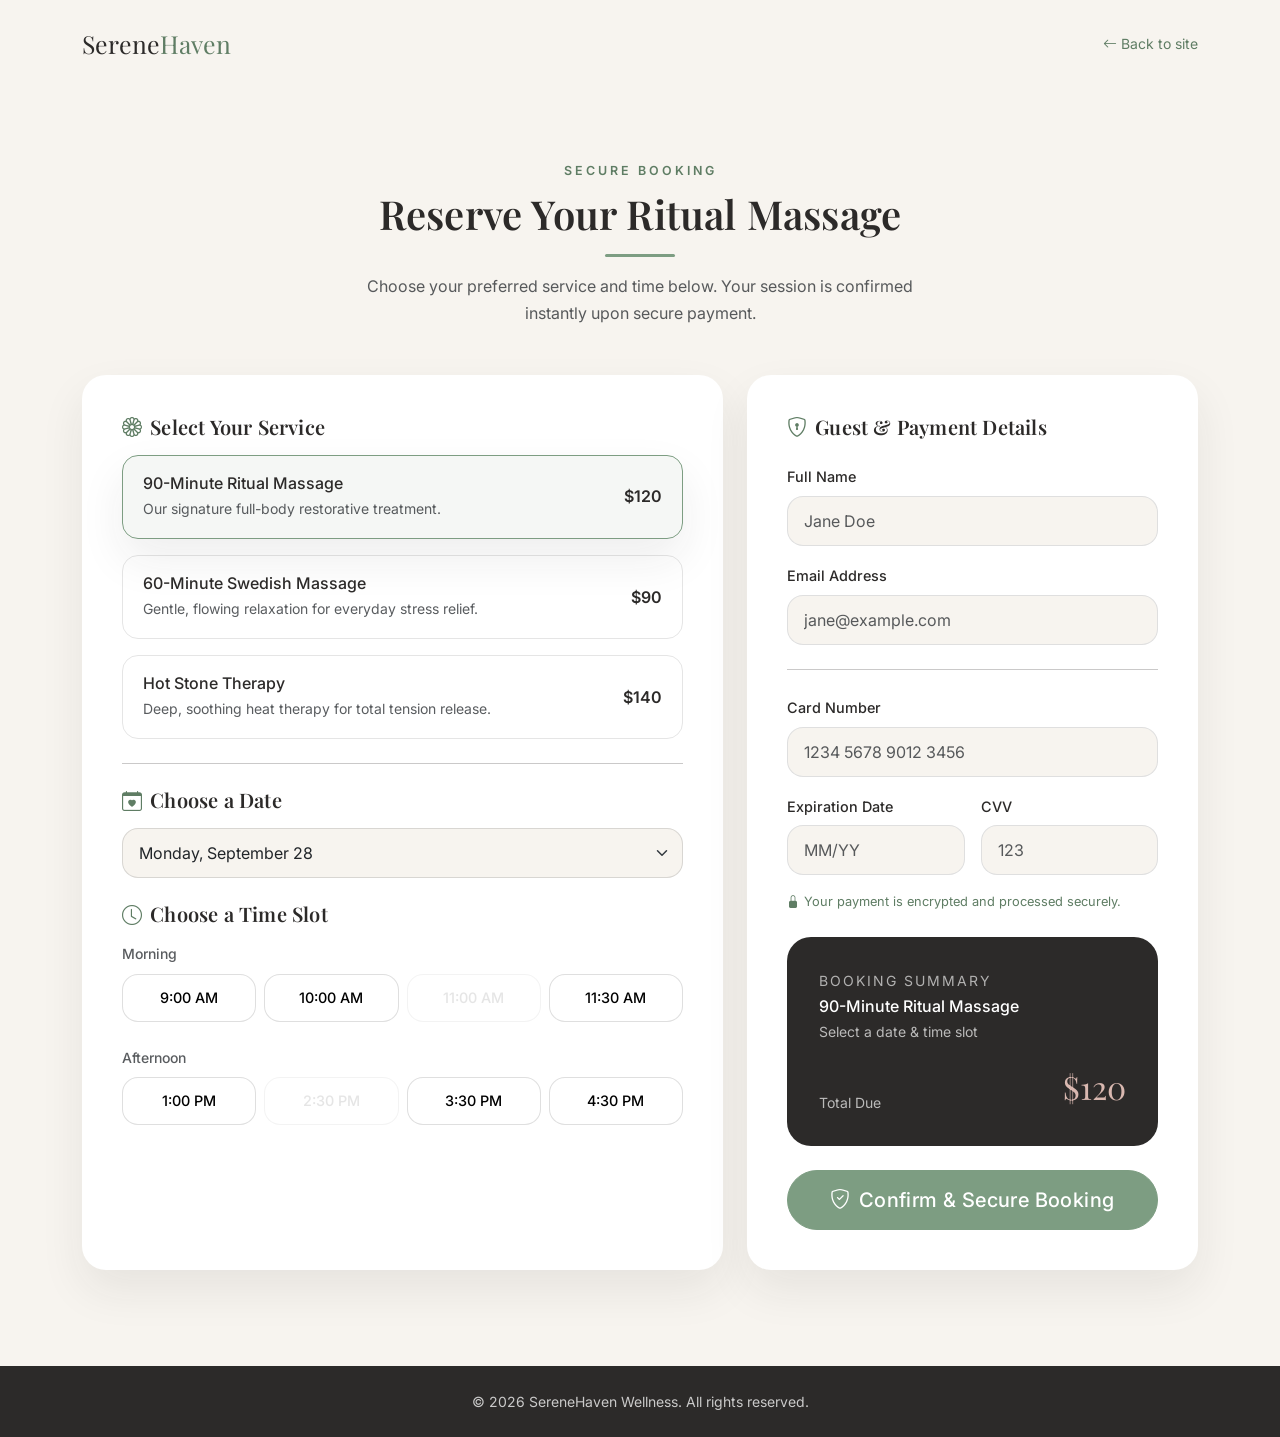
<file: booking-payment.html>
<!DOCTYPE html>
<html lang="en">
<head>
  <meta charset="UTF-8" />
  <meta name="viewport" content="width=device-width, initial-scale=1.0" />
  <title>Book Your Experience | SereneHaven Wellness</title>
  <meta name="description" content="Securely book and pay for your SereneHaven Wellness massage experience." />

  <link rel="preconnect" href="https://fonts.googleapis.com" />
  <link href="https://fonts.googleapis.com/css2?family=Playfair+Display:wght@500;600;700&family=Inter:wght@400;500;600&display=swap" rel="stylesheet" />

  <link href="https://cdn.jsdelivr.net/npm/bootstrap@5.3.3/dist/css/bootstrap.min.css" rel="stylesheet" />
  <link rel="stylesheet" href="https://cdn.jsdelivr.net/npm/bootstrap-icons@1.11.3/font/bootstrap-icons.css" />
  <link rel="stylesheet" href="style.css" />
</head>
<body class="booking-shell">

  <!-- ============ MINIMAL DISTRACTION-FREE HEADER ============ -->
  <nav class="navbar navbar-serene">
    <div class="container d-flex justify-content-between align-items-center">
      <a class="navbar-brand serene-logo mb-0" href="index.html">Serene<span>Haven</span></a>
      <a href="index.html" class="small text-decoration-none text-sage"><i class="bi bi-arrow-left me-1"></i>Back to site</a>
    </div>
  </nav>

  <main class="container py-5 mt-4">
    <div class="text-center mb-5 fade-in-up">
      <p class="eyebrow mb-2">Secure Booking</p>
      <h1>Reserve Your Ritual Massage</h1>
      <div class="divider-sage"></div>
      <p class="col-lg-6 mx-auto text-muted">Choose your preferred service and time below. Your session is confirmed instantly upon secure payment.</p>
    </div>

    <form id="bookingForm" novalidate>
      <div class="row g-4">

        <!-- ============ LEFT COLUMN: BOOKING & EXPERIENCE SUMMARY ============ -->
        <div class="col-lg-7 fade-in-up">
          <div class="booking-panel h-100">

            <!-- Service Selection -->
            <h5 class="mb-3"><i class="bi bi-flower1 text-sage me-2"></i>Select Your Service</h5>
            <div class="d-flex flex-column gap-3 mb-4" id="serviceOptions">
              <div class="service-option selected" data-service="90-Minute Ritual Massage" data-price="120">
                <div class="d-flex justify-content-between align-items-center">
                  <div>
                    <h6 class="mb-1">90-Minute Ritual Massage</h6>
                    <p class="small text-muted mb-0">Our signature full-body restorative treatment.</p>
                  </div>
                  <span class="fw-semibold">$120</span>
                </div>
              </div>
              <div class="service-option" data-service="60-Minute Swedish Massage" data-price="90">
                <div class="d-flex justify-content-between align-items-center">
                  <div>
                    <h6 class="mb-1">60-Minute Swedish Massage</h6>
                    <p class="small text-muted mb-0">Gentle, flowing relaxation for everyday stress relief.</p>
                  </div>
                  <span class="fw-semibold">$90</span>
                </div>
              </div>
              <div class="service-option" data-service="Hot Stone Therapy" data-price="140">
                <div class="d-flex justify-content-between align-items-center">
                  <div>
                    <h6 class="mb-1">Hot Stone Therapy</h6>
                    <p class="small text-muted mb-0">Deep, soothing heat therapy for total tension release.</p>
                  </div>
                  <span class="fw-semibold">$140</span>
                </div>
              </div>
            </div>
            <input type="hidden" id="selectedService" value="90-Minute Ritual Massage" />
            <input type="hidden" id="selectedPrice" value="120" />

            <hr class="my-4" />

            <!-- Date Selection -->
            <h5 class="mb-3"><i class="bi bi-calendar-heart text-sage me-2"></i>Choose a Date</h5>
            <select class="form-select mb-4" id="bookingDate">
              <option value="Mon, Sep 28">Monday, September 28</option>
              <option value="Tue, Sep 29">Tuesday, September 29</option>
              <option value="Wed, Sep 30">Wednesday, September 30</option>
              <option value="Thu, Oct 01">Thursday, October 1</option>
              <option value="Fri, Oct 02">Friday, October 2</option>
            </select>

            <!-- Time Slot Picker -->
            <h5 class="mb-3"><i class="bi bi-clock text-sage me-2"></i>Choose a Time Slot</h5>

            <p class="small fw-medium text-muted mb-2">Morning</p>
            <div class="row row-cols-3 row-cols-md-4 g-2 mb-4" id="morningSlots">
              <div class="col"><button type="button" class="slot-btn" data-slot="9:00 AM">9:00 AM</button></div>
              <div class="col"><button type="button" class="slot-btn" data-slot="10:00 AM">10:00 AM</button></div>
              <div class="col"><button type="button" class="slot-btn" data-slot="11:00 AM" disabled>11:00 AM</button></div>
              <div class="col"><button type="button" class="slot-btn" data-slot="11:30 AM">11:30 AM</button></div>
            </div>

            <p class="small fw-medium text-muted mb-2">Afternoon</p>
            <div class="row row-cols-3 row-cols-md-4 g-2 mb-2" id="afternoonSlots">
              <div class="col"><button type="button" class="slot-btn" data-slot="1:00 PM">1:00 PM</button></div>
              <div class="col"><button type="button" class="slot-btn" data-slot="2:30 PM" disabled>2:30 PM</button></div>
              <div class="col"><button type="button" class="slot-btn" data-slot="3:30 PM">3:30 PM</button></div>
              <div class="col"><button type="button" class="slot-btn" data-slot="4:30 PM">4:30 PM</button></div>
            </div>
            <div class="field-error" id="slotError">Please select an available time slot to continue.</div>
            <input type="hidden" id="selectedSlot" value="" />
          </div>
        </div>

        <!-- ============ RIGHT COLUMN: SECURE CHECKOUT ============ -->
        <div class="col-lg-5 fade-in-up">
          <div class="booking-panel h-100">
            <h5 class="mb-4"><i class="bi bi-shield-lock text-sage me-2"></i>Guest &amp; Payment Details</h5>

            <!-- Guest Details -->
            <div class="mb-3">
              <label for="guestName" class="form-label">Full Name</label>
              <input type="text" class="form-control" id="guestName" placeholder="Jane Doe" required />
              <div class="field-error" data-error-for="guestName">Please enter your full name.</div>
            </div>

            <div class="mb-3">
              <label for="guestEmail" class="form-label">Email Address</label>
              <input type="email" class="form-control" id="guestEmail" placeholder="jane@example.com" required />
              <div class="field-error" data-error-for="guestEmail">Please enter a valid email address.</div>
            </div>

            <hr class="my-4" />

            <!-- Card Details -->
            <div class="mb-3">
              <label for="cardNumber" class="form-label">Card Number</label>
              <input type="text" class="form-control" id="cardNumber" placeholder="1234 5678 9012 3456" maxlength="19" inputmode="numeric" required />
              <div class="field-error" data-error-for="cardNumber">Please enter a valid 16-digit card number.</div>
            </div>

            <div class="row g-3 mb-3">
              <div class="col-6">
                <label for="cardExpiry" class="form-label">Expiration Date</label>
                <input type="text" class="form-control" id="cardExpiry" placeholder="MM/YY" maxlength="5" required />
                <div class="field-error" data-error-for="cardExpiry">Use format MM/YY.</div>
              </div>
              <div class="col-6">
                <label for="cardCvv" class="form-label">CVV</label>
                <input type="text" class="form-control" id="cardCvv" placeholder="123" maxlength="4" inputmode="numeric" required />
                <div class="field-error" data-error-for="cardCvv">Enter a valid 3-4 digit CVV.</div>
              </div>
            </div>

            <p class="secure-badge mb-4"><i class="bi bi-lock-fill me-1"></i>Your payment is encrypted and processed securely.</p>

            <!-- Booking Summary -->
            <div class="summary-panel mb-4">
              <p class="small text-uppercase mb-1" style="letter-spacing:2px; opacity:.7;">Booking Summary</p>
              <h6 class="text-white mb-1" id="summaryService">90-Minute Ritual Massage</h6>
              <p class="small mb-3" id="summaryDateTime" style="opacity:.75;">Select a date &amp; time slot</p>
              <div class="d-flex justify-content-between align-items-end">
                <span class="small" style="opacity:.75;">Total Due</span>
                <span class="summary-total" id="summaryTotal">$120</span>
              </div>
            </div>

            <button type="submit" class="btn btn-sage btn-lg w-100" id="confirmBookingBtn">
              <i class="bi bi-shield-check me-2"></i>Confirm &amp; Secure Booking
            </button>
          </div>
        </div>

      </div>
    </form>
  </main>

  <!-- ============ SUCCESS TOAST OVERLAY ============ -->
  <div class="serene-toast-overlay" id="successOverlay">
    <div class="serene-toast">
      <div class="icon-badge mx-auto"><i class="bi bi-check-lg"></i></div>
      <h4 class="mb-2">Booking Confirmed</h4>
      <p class="small text-muted mb-4">Thank you. A confirmation has been sent to your email. We look forward to welcoming you into stillness.</p>
      <button type="button" class="btn btn-sage w-100" id="closeSuccessBtn">Close</button>
    </div>
  </div>

  <footer class="site-footer py-4 mt-5">
    <div class="container text-center">
      <p class="small mb-0">&copy; 2026 SereneHaven Wellness. All rights reserved.</p>
    </div>
  </footer>

  <script src="https://cdn.jsdelivr.net/npm/bootstrap@5.3.3/dist/js/bootstrap.bundle.min.js"></script>
  <script src="script.js"></script>
</body>
</html>
</file>
<file: style.css>
/* =========================================================
   SereneHaven Wellness — Custom Luxury Theme
   Overrides Bootstrap 5 defaults for a tranquil, high-end feel
   ========================================================= */

:root {
  --color-bg: #f7f4ef;          /* Soft Warm Beige */
  --color-bg-alt: #efe9df;      /* Muted Sand */
  --color-text: #2c2a29;        /* Dark Earth / Charcoal */
  --color-sage: #7d9d82;        /* Sage Green accent */
  --color-sage-dark: #5f7d64;
  --color-rose: #d9b8b0;        /* Soft Rose Quartz accent */
  --color-white: #ffffff;
  --shadow-soft: 0 20px 45px rgba(44, 42, 41, 0.08);
  --shadow-hover: 0 25px 55px rgba(44, 42, 41, 0.14);
  --radius-lg: 24px;
  --radius-md: 16px;
  --font-serif: "Playfair Display", serif;
  --font-sans: "Inter", sans-serif;
  --transition-base: all 0.4s cubic-bezier(0.25, 0.8, 0.25, 1);
}

/* ---------- Base ---------- */
html {
  scroll-behavior: smooth;
}

body {
  background-color: var(--color-bg);
  color: var(--color-text);
  font-family: var(--font-sans);
  font-weight: 400;
  line-height: 1.7;
  overflow-x: hidden;
}

h1, h2, h3, h4, h5, .font-serif {
  font-family: var(--font-serif);
  font-weight: 600;
  color: var(--color-text);
  letter-spacing: 0.2px;
}

.text-sage { color: var(--color-sage-dark) !important; }
.bg-sage { background-color: var(--color-sage) !important; }
.bg-sand { background-color: var(--color-bg-alt) !important; }
.section-padding { padding-top: 6.5rem; padding-bottom: 6.5rem; }

.eyebrow {
  text-transform: uppercase;
  letter-spacing: 3px;
  font-size: 0.78rem;
  font-weight: 600;
  color: var(--color-sage-dark);
}

/* ---------- Buttons ---------- */
.btn {
  border-radius: 50px;
  padding: 0.85rem 2rem;
  font-weight: 500;
  letter-spacing: 0.4px;
  transition: var(--transition-base);
}

.btn-sage {
  background-color: var(--color-sage);
  border: 1px solid var(--color-sage);
  color: var(--color-white);
}

.btn-sage:hover {
  background-color: var(--color-sage-dark);
  border-color: var(--color-sage-dark);
  color: var(--color-white);
  transform: translateY(-2px);
  box-shadow: var(--shadow-hover);
}

.btn-outline-sage {
  background-color: transparent;
  border: 1px solid var(--color-sage);
  color: var(--color-sage-dark);
}

.btn-outline-sage:hover {
  background-color: var(--color-sage);
  color: var(--color-white);
  transform: translateY(-2px);
}

.btn-outline-light-sage {
  background-color: rgba(255, 255, 255, 0.08);
  border: 1px solid rgba(255, 255, 255, 0.65);
  color: var(--color-white);
  backdrop-filter: blur(4px);
}

.btn-outline-light-sage:hover {
  background-color: var(--color-white);
  color: var(--color-sage-dark);
  border-color: var(--color-white);
}

/* ---------- Navbar ---------- */
.navbar-serene {
  background-color: rgba(247, 244, 239, 0.85);
  backdrop-filter: blur(10px);
  -webkit-backdrop-filter: blur(10px);
  transition: var(--transition-base);
  padding-top: 1.1rem;
  padding-bottom: 1.1rem;
  border-bottom: 1px solid transparent;
}

.navbar-serene.scrolled {
  padding-top: 0.6rem;
  padding-bottom: 0.6rem;
  box-shadow: var(--shadow-soft);
  border-bottom: 1px solid rgba(44, 42, 41, 0.06);
}

.navbar-brand.serene-logo {
  font-family: var(--font-serif);
  font-size: 1.55rem;
  color: var(--color-text) !important;
}

.navbar-brand.serene-logo span {
  color: var(--color-sage-dark);
}

.navbar-serene .nav-link {
  font-weight: 500;
  color: var(--color-text) !important;
  margin: 0 0.6rem;
  position: relative;
}

.navbar-serene .nav-link::after {
  content: "";
  position: absolute;
  left: 0;
  bottom: -2px;
  width: 0;
  height: 1px;
  background-color: var(--color-sage-dark);
  transition: width 0.35s ease;
}

.navbar-serene .nav-link:hover::after,
.navbar-serene .nav-link.active::after {
  width: 100%;
}

/* ---------- Hero ---------- */
.hero-section {
  position: relative;
  min-height: 92vh;
  display: flex;
  align-items: center;
  background: linear-gradient(160deg, rgba(44, 42, 41, 0.72), rgba(44, 42, 41, 0.45)),
    url("https://images.unsplash.com/photo-1544161515-4ab6ce6db874?auto=format&fit=crop&w=1600&q=80")
    center/cover no-repeat fixed;
  color: var(--color-white);
}

.hero-section .eyebrow {
  color: var(--color-rose);
}

.hero-section h1 {
  color: var(--color-white);
  font-size: clamp(2.4rem, 5vw, 4rem);
  line-height: 1.25;
}

.hero-section p.lead {
  color: rgba(255, 255, 255, 0.88);
  max-width: 560px;
}

/* ---------- Cards ---------- */
.serene-card {
  background-color: var(--color-white);
  border: none;
  border-radius: var(--radius-lg);
  box-shadow: var(--shadow-soft);
  transition: var(--transition-base);
  overflow: hidden;
}

.serene-card:hover {
  transform: translateY(-8px);
  box-shadow: var(--shadow-hover);
}

.icon-badge {
  width: 64px;
  height: 64px;
  border-radius: 50%;
  display: flex;
  align-items: center;
  justify-content: center;
  background-color: rgba(125, 157, 130, 0.14);
  color: var(--color-sage-dark);
  font-size: 1.5rem;
  margin-bottom: 1.25rem;
}

/* ---------- Therapist Cards ---------- */
.therapist-card {
  background-color: var(--color-white);
  border-radius: var(--radius-lg);
  overflow: hidden;
  box-shadow: var(--shadow-soft);
  transition: var(--transition-base);
  height: 100%;
}

.therapist-card:hover {
  transform: translateY(-8px);
  box-shadow: var(--shadow-hover);
}

.therapist-photo {
  height: 320px;
  overflow: hidden;
}

.therapist-photo img {
  width: 100%;
  height: 100%;
  object-fit: cover;
  transition: transform 0.6s ease;
}

.therapist-card:hover .therapist-photo img {
  transform: scale(1.06);
}

.therapist-quote {
  font-family: var(--font-serif);
  font-style: italic;
  color: var(--color-sage-dark);
}

.badge-specialty {
  background-color: rgba(125, 157, 130, 0.12);
  color: var(--color-sage-dark);
  font-weight: 500;
  border-radius: 50px;
  padding: 0.35rem 0.85rem;
  font-size: 0.78rem;
  margin: 0.15rem;
  display: inline-block;
}

/* ---------- Tabs (Wellness Library) ---------- */
.serene-tabs .nav-link {
  border: none;
  border-radius: 50px;
  padding: 0.75rem 1.75rem;
  font-weight: 500;
  color: var(--color-text);
  background-color: transparent;
  margin: 0 0.4rem;
  transition: var(--transition-base);
}

.serene-tabs .nav-link.active {
  background-color: var(--color-sage);
  color: var(--color-white) !important;
  box-shadow: var(--shadow-soft);
}

.step-number {
  width: 40px;
  height: 40px;
  border-radius: 50%;
  background-color: var(--color-sage);
  color: var(--color-white);
  display: flex;
  align-items: center;
  justify-content: center;
  font-family: var(--font-serif);
  font-weight: 700;
  flex-shrink: 0;
}

/* ---------- Fade-in-on-scroll ---------- */
.fade-in-up {
  opacity: 0;
  transform: translateY(30px);
  transition: opacity 0.9s ease, transform 0.9s ease;
}

.fade-in-up.is-visible {
  opacity: 1;
  transform: translateY(0);
}

/* ---------- Footer ---------- */
.site-footer {
  background-color: var(--color-text);
  color: rgba(255, 255, 255, 0.75);
}

.site-footer a {
  color: rgba(255, 255, 255, 0.75);
  text-decoration: none;
}

.site-footer a:hover {
  color: var(--color-white);
}

/* ---------- Booking Page ---------- */
.booking-shell {
  min-height: 100vh;
  background-color: var(--color-bg);
}

.booking-panel {
  background-color: var(--color-white);
  border-radius: var(--radius-lg);
  box-shadow: var(--shadow-soft);
  padding: 2.5rem;
}

.slot-btn {
  border: 1px solid rgba(44, 42, 41, 0.15);
  background-color: var(--color-white);
  border-radius: var(--radius-md);
  padding: 0.65rem 0.5rem;
  font-size: 0.9rem;
  font-weight: 500;
  transition: var(--transition-base);
  width: 100%;
}

.slot-btn:hover {
  border-color: var(--color-sage);
  background-color: rgba(125, 157, 130, 0.08);
}

.slot-btn.selected {
  background-color: var(--color-sage);
  border-color: var(--color-sage);
  color: var(--color-white);
  box-shadow: var(--shadow-soft);
}

.slot-btn:disabled {
  opacity: 0.35;
  cursor: not-allowed;
}

.service-option {
  border: 1px solid rgba(44, 42, 41, 0.12);
  border-radius: var(--radius-md);
  padding: 1.1rem 1.25rem;
  cursor: pointer;
  transition: var(--transition-base);
}

.service-option:hover {
  border-color: var(--color-sage);
}

.service-option.selected {
  border-color: var(--color-sage);
  background-color: rgba(125, 157, 130, 0.08);
  box-shadow: var(--shadow-soft);
}

.summary-panel {
  background-color: var(--color-text);
  color: rgba(255, 255, 255, 0.9);
  border-radius: var(--radius-lg);
  padding: 2rem;
}

.summary-panel .summary-total {
  font-family: var(--font-serif);
  font-size: 2rem;
  color: var(--color-rose);
}

.form-control, .form-select {
  border-radius: var(--radius-md);
  border: 1px solid rgba(44, 42, 41, 0.15);
  padding: 0.75rem 1rem;
  background-color: var(--color-bg);
}

.form-control:focus, .form-select:focus {
  border-color: var(--color-sage);
  box-shadow: 0 0 0 0.2rem rgba(125, 157, 130, 0.2);
  background-color: var(--color-white);
}

.form-label {
  font-weight: 500;
  font-size: 0.9rem;
  margin-bottom: 0.4rem;
}

.is-invalid-field {
  border-color: #c0574f !important;
  box-shadow: 0 0 0 0.2rem rgba(192, 87, 79, 0.15) !important;
}

.field-error {
  color: #c0574f;
  font-size: 0.8rem;
  margin-top: 0.3rem;
  display: none;
}

.field-error.show { display: block; }

.secure-badge {
  font-size: 0.8rem;
  color: var(--color-sage-dark);
}

/* ---------- Success Toast ---------- */
.serene-toast-overlay {
  position: fixed;
  inset: 0;
  background: rgba(44, 42, 41, 0.55);
  display: flex;
  align-items: center;
  justify-content: center;
  z-index: 2000;
  opacity: 0;
  pointer-events: none;
  transition: opacity 0.45s ease;
}

.serene-toast-overlay.active {
  opacity: 1;
  pointer-events: auto;
}

.serene-toast {
  background-color: var(--color-white);
  border-radius: var(--radius-lg);
  padding: 3rem 2.5rem;
  text-align: center;
  max-width: 420px;
  width: 90%;
  transform: scale(0.9) translateY(20px);
  transition: transform 0.45s cubic-bezier(0.25, 0.8, 0.25, 1);
  box-shadow: var(--shadow-hover);
}

.serene-toast-overlay.active .serene-toast {
  transform: scale(1) translateY(0);
}

.serene-toast .icon-badge {
  width: 84px;
  height: 84px;
  font-size: 2.4rem;
  margin: 0 auto 1.5rem;
}

/* ---------- Utility ---------- */
.divider-sage {
  width: 70px;
  height: 3px;
  background-color: var(--color-sage);
  border-radius: 3px;
  margin: 1rem auto;
}

@media (max-width: 767.98px) {
  .section-padding { padding-top: 4rem; padding-bottom: 4rem; }
  .hero-section { min-height: 80vh; text-align: center; }
  .hero-section .lead { max-width: 100%; }
}
</file>
